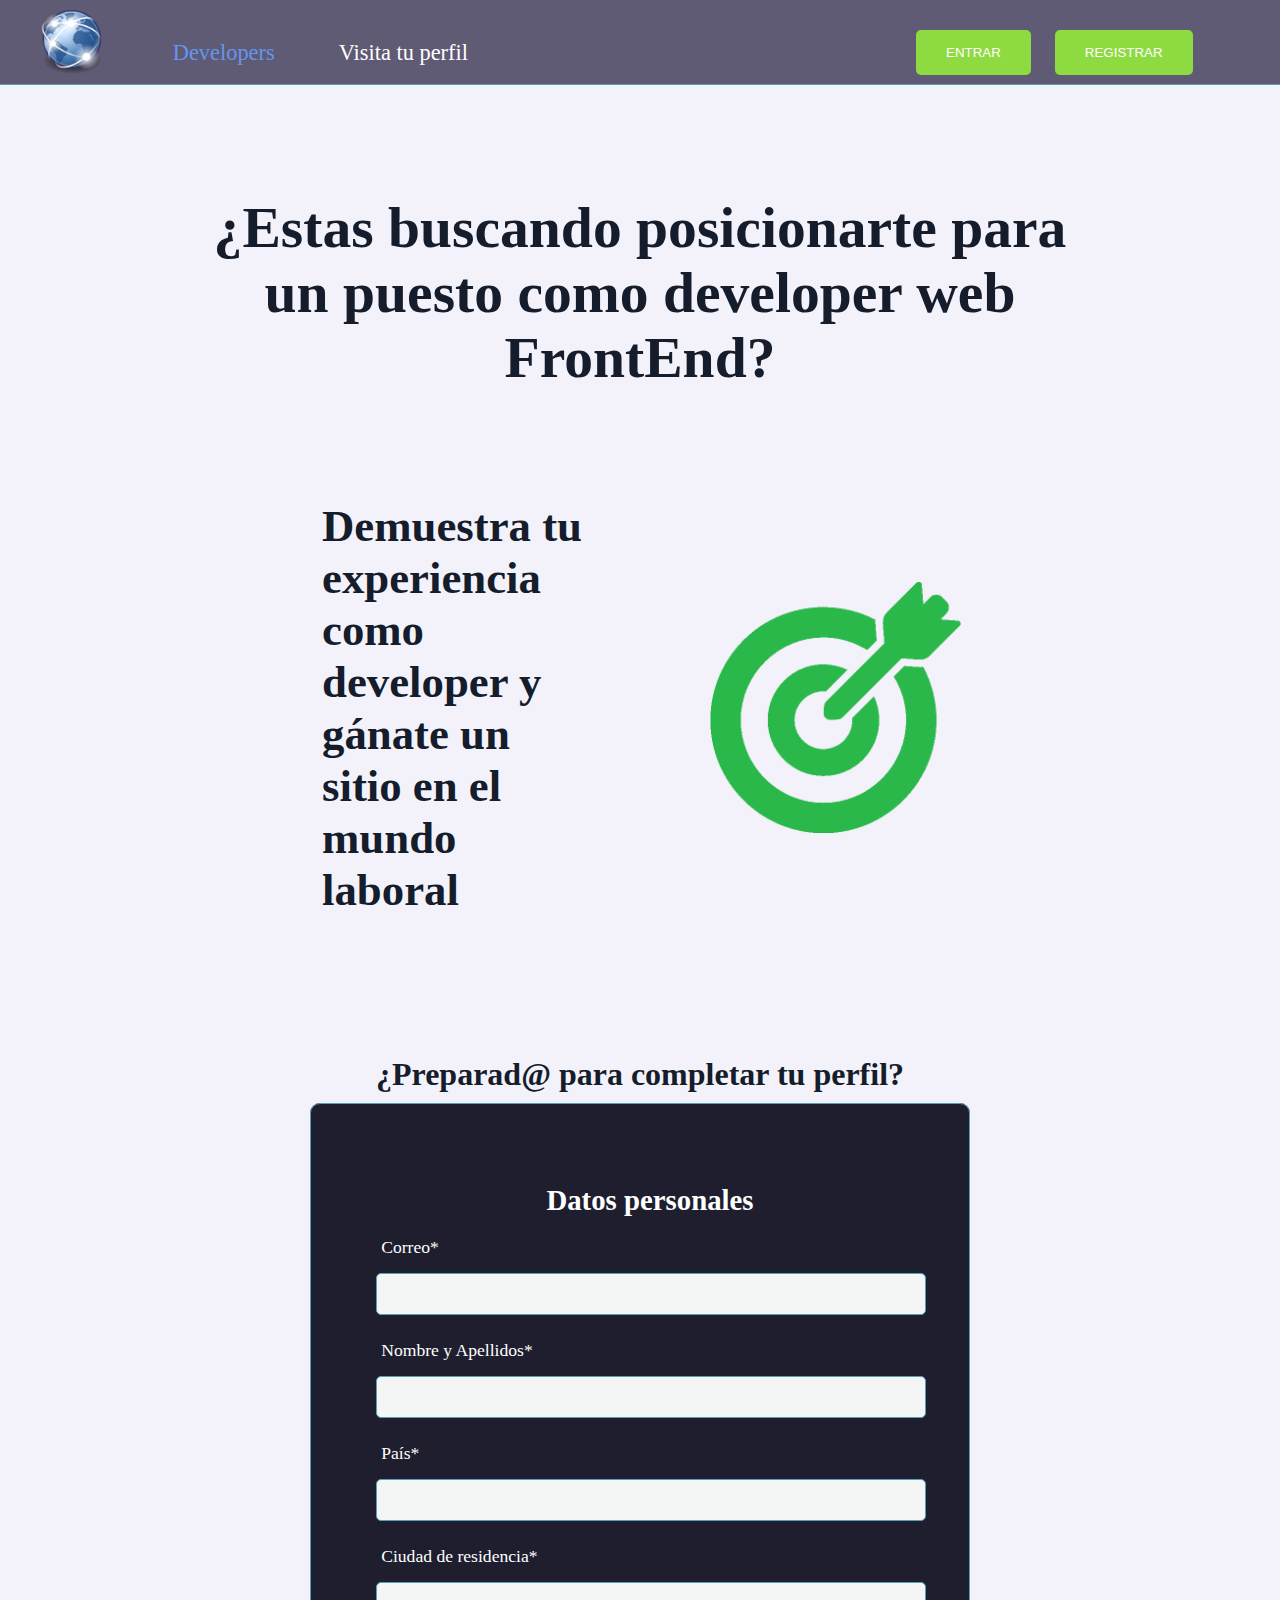
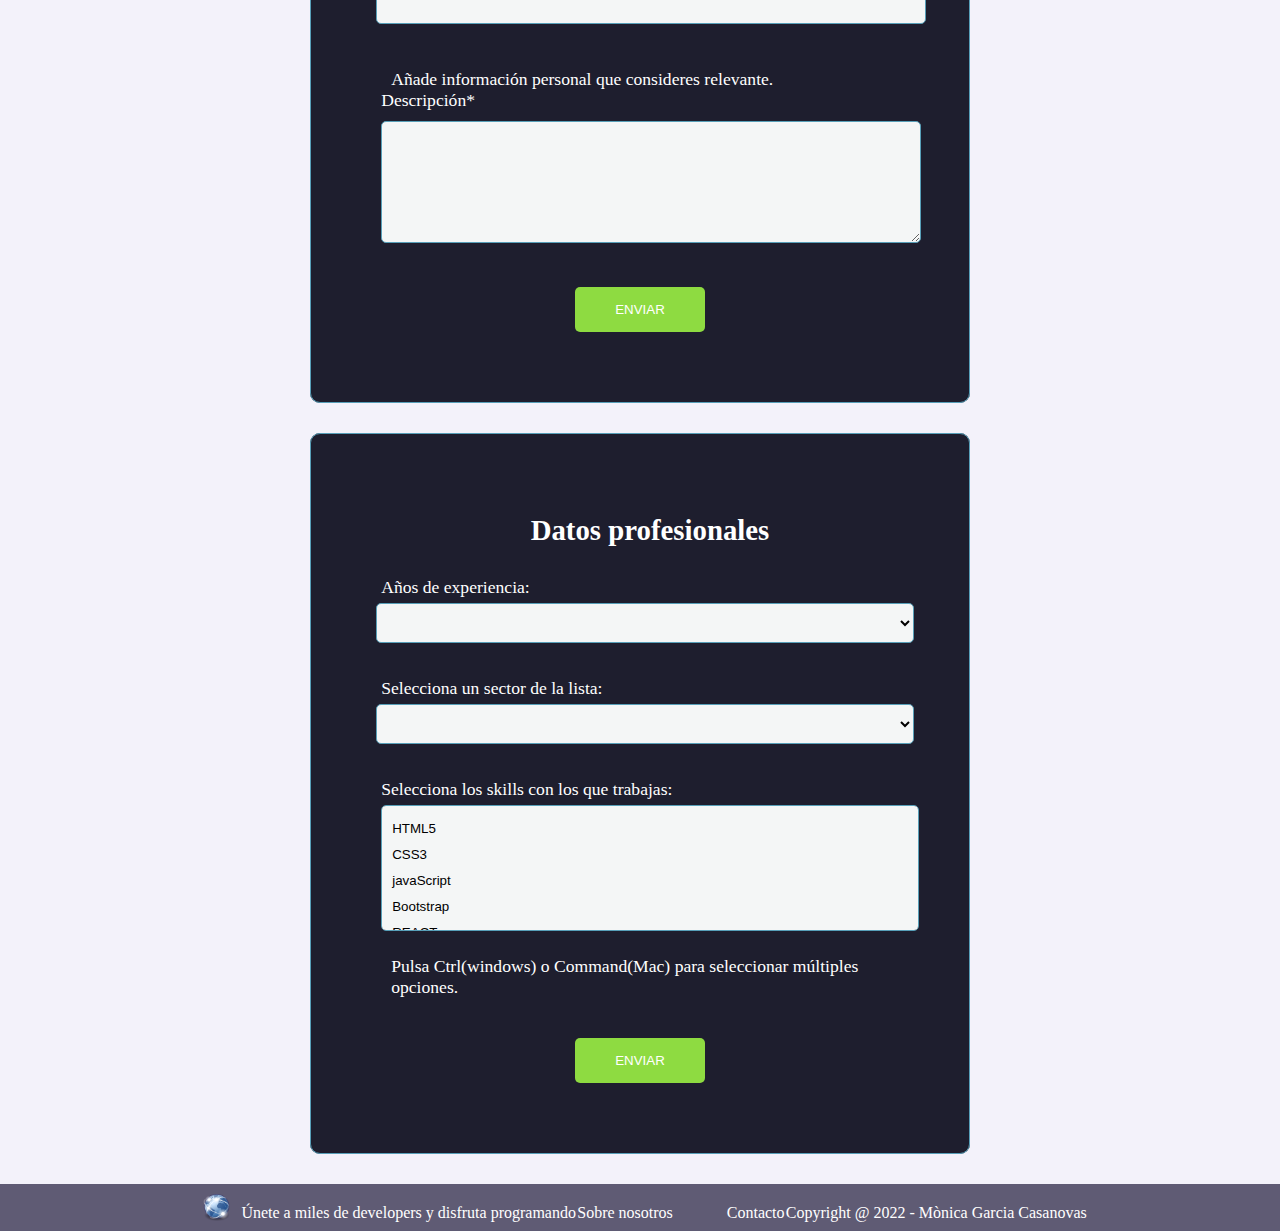
<file: index.html>
<!DOCTYPE html>
<html lang="en">
<head>
    <meta charset="UTF-8">
    <meta http-equiv="X-UA-Compatible" content="IE=edge">
    <meta name="viewport" content="width=device-width, initial-scale=1.0">
    <title>Developer contact website</title>
    <link href="css/styles.css" rel="stylesheet" type="text/css">
    <script src="js/index.js" type="text/javascript" defer></script>
</head>
<body>
    <!-- header -->
    <nav>
        <div class="imagen">
            <img class="logo" src="images/browser.png" alt="imagen logo empresa">
            <ul>
                <li><a href="index.html" class="active">Developers</a></li>
                <li><a href="perfil.html">Visita tu perfil</a></li>
            </ul>
        </div>
        <div class="botones">
            <button class="btn"><a href="#">Entrar</a></button>
            <button class="btn"><a href="#">Registrar</a></button>
        </div>    
    </nav>
    <!-- contenido -->
    <div class="container">
        <div class="contenido">
            <h2>¿Estas buscando posicionarte para un puesto como developer web FrontEnd?</h2>
            <div class="reto">
                <h3>Demuestra tu experiencia como developer y gánate un sitio en el mundo laboral</h3>
                <img src="images/reto_green.png">
            </div>
            <h3>¿Preparad@ para completar tu perfil?</h3>
            <div class="formulario">
                <form action="" id="formPers" class="formPersona">
                    <fieldset class="personal">
                        <h1>Datos personales</h1>
                        <div class="agrupar" id="grupo_correo">
                            <label for="email">Correo<span>*</span></label>
                            <div class="datos">
                                <input type="text" id="email" class="form_input" name="correo">
                            </div>
                        </div>
                        <div class="agrupar" id="grupo_nombre">
                            <label for="mombre">Nombre y Apellidos<span>*</span></label>
                            <div class="datos">
                                <input type="text" id="nombre" class="form_input" name="nombre">
                            </div>
                        </div>
                        <div class="agrupar" id="grupo_pais">
                            <label for="pais">País<span>*</span></label>
                            <div class="datos">
                                <input type="text" id="pais" class="form_input" name="pais">
                            </div>
                        </div>
                        <div class="agrupar" id="grupo_poblacion">
                            <label for="poblacion">Ciudad de residencia<span>*</span></label>
                            <div class="datos">
                                <input type="text" id="poblacion" class="form_input" name="poblacion">  
                            </div>
                        </div>
                        <p>Añade información personal que consideres relevante.</p>
                        <div class="agrupar" id="agrupar_descripcion">
                            <label for="descripcion">Descripción<span>*</span></label>
                            <div class="datos" id="datoDescripcion">
                                <textarea id="descripcion" name="descripcion" rows="8" cols="70"></textarea>    
                            </div>    
                        </div>
                        <div class="agrupar agrupar-btn-enviar">
                            <button type="submit" class="form_btn">ENVIAR</button>    
                        </div> 
                                 
                    </fieldset>
                </form>
                <form action="" id="formProf" class="formProfesional">
                    <fieldset class="profesional">
                        <h1>Datos profesionales</h1>
                        <div class="agrupar">
                            <div class="datos">
                                <label for="years">Años de experiencia:</label>
                                <select id="years" name="years">
                                    <option value="menos_1_año">menos de 1 año</option>
                                    <option value="1_año">1 año</option>
                                    <option value="2_años">2 años</option>
                                    <option value="3_años">3 años</option>
                                    <option value="4_años">4 años</option>
                                    <option value="5_años">5 años</option>
                                    <option value="mas_5_años">más de 5 años</option>
                                </select>
                            </div>
                        </div>
                        <div class="agrupar">
                            <div class="datos">
                                <label for="sector">Selecciona un sector de la lista:</label>
                                <select id="sector" name="sector">
                                    <option value="FrontEnd">FrontEnd</option>
                                    <option value="BackEnd">BackEnd</option>
                                    <option value="Mobile">Mobile</option>
                                    <option value="Data Science">Data Science</option>
                                </select>
                            </div>
                        </div>
                        <div class="agrupar">
                            <div class="datos">
                                <label for="skills">Selecciona los skills con los que trabajas:</label>
                                <select multiple name="skills" id="skills">
                                    <option>HTML5</option>
                                    <option>CSS3</option>
                                    <option>javaScript</option>
                                    <option>Bootstrap</option>
                                    <option>REACT</option>
                                    <option>Angular</option>
                                    <option>Git</option>
                                    <option>Ionic</option>
                                    <option>Tailwind CSS</option>
                                    <option>Typescript</option>
                                    <option>Vue.js</option>
                                    <option>Figma</option>
                                    <option>JSON</option>
                                </select>
                                <p>Pulsa Ctrl(windows) o Command(Mac) para seleccionar múltiples opciones.</p>      
                            </div>
                        </div>     
                        <div class="agrupar agrupar-btn-enviar">
                            <button id="send_prof" class="form_btn" type="submit">ENVIAR</button> 
                        </div>     
                    </fieldset>            
                </form>    
            </div>         
        </div>
    </div>
    <!-- footer -->
    <footer>
        <div class="footer_info"> 
            <img class="empresa_img" src="images/browser.png" alt="imagen logo empresa">
            <p>Únete a miles de developers y disfruta programando</p>    
            <ul>
                <li><a href="#">Sobre nosotros</a></li>
                <li><a href="#">Contacto</a></li>
            </ul>
            <p>Copyright<span> @ </span>2022 - Mònica Garcia Casanovas</p>      
        </div>
    </footer>   
</body>
</html>
</file>
<file: css/styles.css>
*{
    padding: 0px;
    margin: 0px;
}
body{
    background-color: rgb(30, 25, 61);
}
/*------------ navegador -------------*/
nav{
    display: inline-flex;
    background-color: rgb(95, 91, 116);
    width: 100%;
    border-bottom: 1px solid rgb(87, 159, 184);
}
.imagen{
    width: 70%;
    display: flex;
    flex-direction: row;
    justify-content: start;
}
nav ul{
    margin-top: 40px;
}
nav ul li{
    display: inline;
    margin-left: 30px;
    padding-right: 30px; 
    color: white;
    font-size: 1.4em;   
}
nav ul li a{
    color: white;
    text-decoration: none;
}
nav ul li a:hover{
    color: rgb(87, 159, 184);
    font-size: 1.5em;
}
nav ul li a.active{
    color: cornflowerblue;
}
.logo{
    margin: 10px 40px;
    width: 7%;
}
.botones{
    width: 30%;
    padding-top: 30px;
}
.btn{
    padding: 15px 30px;
    margin-left: 20px;
    background-color: rgb(142, 219, 65);
    border-radius: 5px;
    border: none;
}
.btn a{
    color: white;
    text-decoration: none;
    text-transform: uppercase;
}
.btn a:hover{
    font-size: 1.2em;
}

/*------------------ container ---------------*/
.container{
    background-color: rgb(243, 242, 250);
    padding-top: 50px;
    margin-top: 0px;
    display: flex;
    justify-content: center;
}
.contenido{
    color: rgb(21, 29, 44);
    width: 70%;
    
}
.reto{
    display: grid;
    grid-template-columns: 2fr 2fr;
    align-items: center;
    padding-top: 50px;
    padding-left: 60px;
}
.reto img{
    width: 60%;
    margin-left: 40px;
}
.contenido .reto h3{
    text-align: start;
    font-size: 2.8em;
    margin: 60px 70px;
    color: rgb(21, 29, 44);
}

.contenido h2{
    font-size: 3.6em;
    text-align: center;
    color: rgb(21, 29, 44);
    padding-top: 60px;
}
.contenido h3{
    font-size: 2em;
    text-align: center;
    color: rgb(21, 29, 44);
    margin-top: 80px;
    margin-bottom: 10px;
}

/*------------ formulario ------------*/

form{
    display: flex;
    justify-content: center;
    margin-bottom: 30px;
}
.formulario h1{
    font-size: 3em;
    padding: 20px 60px 0px 80px;
    text-align: center;
    color: white;
}
.formulario p{
    color: white;
    font-size: 1.1em;
    margin-top: 20px;
    padding-left: 20px;
}
#skills{
    vertical-align: top;
    height: auto;
    margin-left: 10px;
    border-radius: 5px;
}
#skills option{
    padding: 5px;
}
fieldset{
    width: 60%;
    padding: 60px;
    border-radius: 10px;
    border: 1px solid rgb(87, 159, 184);
    background-color: rgb(30, 30, 46);
    justify-content: end;
}
fieldset.personal h1{
    font-size: 1.8em;
    margin-bottom: 20px;
}
fieldset.profesional h1{
    font-size: 1.8em;
    margin-bottom: 20px;
}
.agrupar-btn-enviar{
    display: flex;
    justify-content: center;
}
select{
    padding: 10px 5px;
    margin: 5px;
    border-radius: 5px;
    border: 1px solid rgb(87, 159, 184);
    width: 100%;
    background-color: rgb(244, 246, 246);
    height: 40px;
    line-height: 40px;
}
.form_input{
    padding: 10px 5px;
    margin: 5px;
    border-radius: 5px;
    border: 1px solid rgb(87, 159, 184);
    width: 100%;
    background-color: rgb(244, 246, 246);
    height: 20px;
    line-height: 20px;
}
.agrupar{
    display: flex;
    flex-direction: column;
    align-items: flex-start;
}
.agrupar-btn-enviar{
    display: flex;
    flex-direction: column;
    align-items: center;
}
.form_btn{
    margin-top: 20px;
    margin-bottom: 10px;
    padding: 15px 40px;
    background-color: rgb(142, 219, 65);
    border-radius: 5px;
    border: none;
    color: white;
}

textarea{
    border-radius: 5px;
    border: 1px solid rgb(87, 159, 184);
    width: 100%;
    background-color: rgb(244, 246, 246);
    margin-left: 10px;
}

.datos{
    border-radius: 5px;
    margin: 10px 0px;
    width: 100%;
    padding-bottom: 10px;
}
label{
    display: block;
    color: white;
    margin-left: 10px;
    font-size: 1.1em;
    cursor: pointer;
}

/*-------------- footer -------------*/
footer{
    background-color: rgb(95, 91, 116);
    display: flex;
}
.footer_info{
    display: flex;
    width: 70%;
    margin: auto;
    justify-content: space-evenly;
}
.footer_info img{
    width: 3%;
    padding: 10px;  
}
.footer_info p{
    color: white;
    font-size: 1em;
    margin-top: 20px;
}
.footer_info ul li{
    display: inline-flex;
    padding-top: 20px;
}
.footer_info ul li a{
    color: white;
    text-decoration: none;
}
.footer_info ul li a:hover{
    text-decoration: underline;
}
.footer_info ul li:first-child{
    margin-right: 50px;
}
</file>
